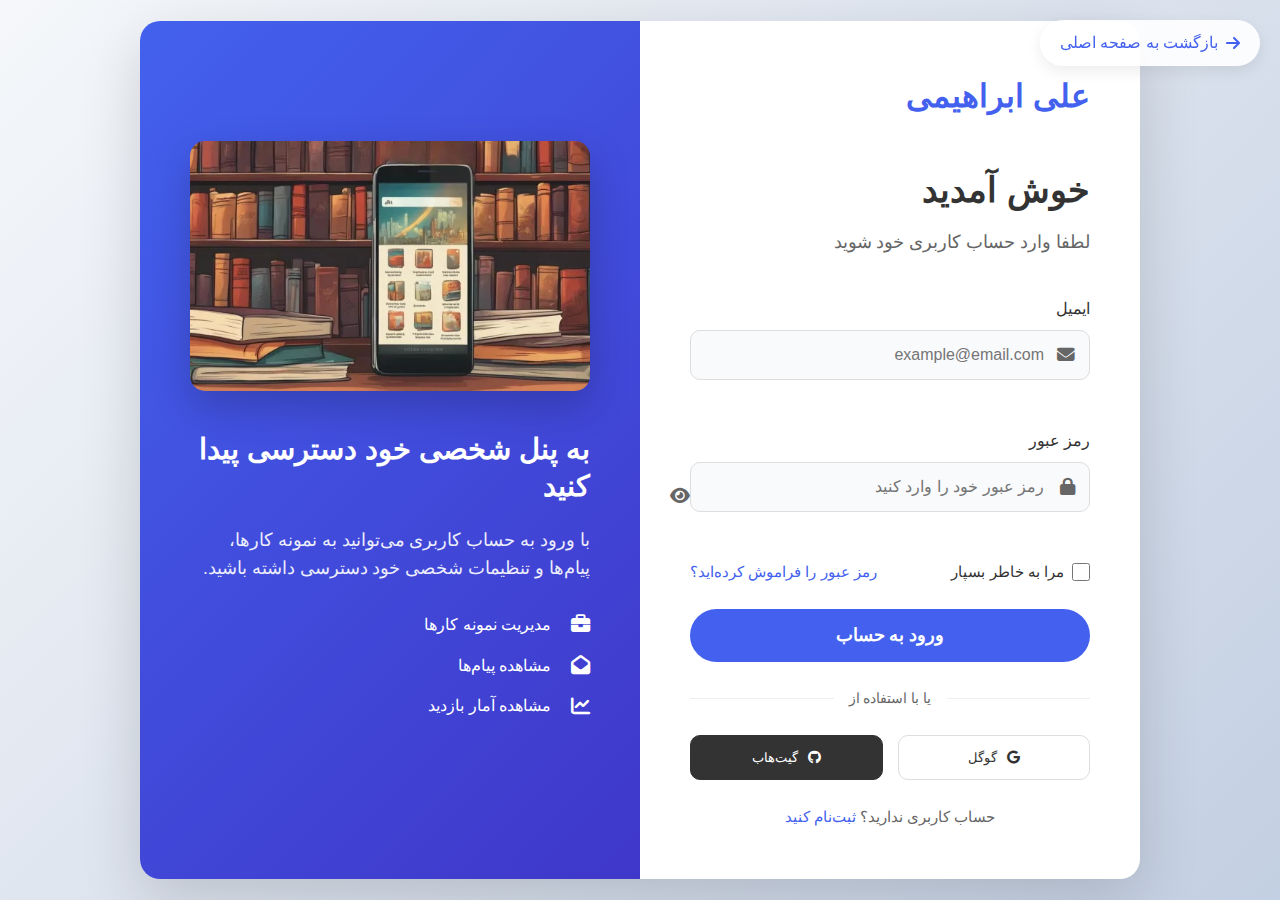
<file: account.html>
<!DOCTYPE html>
<html lang="fa" dir="rtl">
<head>
    <meta charset="UTF-8">
    <meta name="viewport" content="width=device-width, initial-scale=1.0">
    <title>حساب کاربری | علی ابراهیمی</title>
    <link rel="stylesheet" href="https://cdnjs.cloudflare.com/ajax/libs/font-awesome/6.4.0/css/all.min.css">
    <link rel="stylesheet" href="style.css">
    <link rel="stylesheet" href="auth.css">
    <!-- آیکون‌های اصلی برای مرورگرها -->
<link rel="icon" type="image/png" sizes="32x32" href="./asli.png">
<link rel="icon" type="image/png" sizes="16x16" href="./asli.png">
<link rel="shortcut icon" href="./asli.png">

<!-- برای دستگاه‌های اپل (آیکون وقتی سایت رو به صفحه اصلی اضافه می‌کنن) -->
<link rel="apple-touch-icon" sizes="180x180" href="./asli.png">

<!-- اگه مرورگر از webmanifest پشتیبانی می‌کنه (اختیاری) -->
<link rel="manifest" href="./asli.png">
    <style>
        .account-container {
            max-width: 800px;
            margin: 100px auto;
            background: white;
            padding: 40px;
            border-radius: 20px;
            box-shadow: var(--shadow);
        }
        .account-info p {
            margin: 15px 0;
            font-size: 1.1rem;
        }
        .password-field {
            display: flex;
            align-items: center;
            gap: 10px;
        }
        .password-field input {
            border: none;
            background: transparent;
            font-size: 1.1rem;
            flex: 1;
        }
        .toggle-password-account {
            background: none;
            border: none;
            color: var(--primary-color);
            cursor: pointer;
            font-size: 1.2rem;
        }
        .btn-logout {
            background-color: #dc3545;
            color: white;
            border: none;
            padding: 10px 25px;
            border-radius: 50px;
            cursor: pointer;
            font-size: 1rem;
            margin-top: 20px;
        }
        .btn-logout:hover {
            background-color: #c82333;
        }
        .messages-section {
            margin-top: 40px;
            border-top: 2px solid #eee;
            padding-top: 20px;
        }
        .message-item {
            border: 1px solid #ddd;
            padding: 15px;
            margin-bottom: 15px;
            border-radius: 5px;
            background: #f9f9f9;
        }
        .message-header {
            display: flex;
            justify-content: space-between;
            margin-bottom: 5px;
            font-weight: bold;
        }
        .message-reply {
            margin-top: 10px;
            background: #e9ecef;
            padding: 10px;
            border-radius: 5px;
        }
    </style>
</head>
<body class="auth-page">
    <a href="index.html" class="back-to-home"><i class="fas fa-arrow-right"></i> بازگشت به صفحه اصلی</a>
    <div class="account-container">
        <h1 class="auth-title">حساب کاربری</h1>
        <div id="accountInfo" class="account-info">
            <!-- اطلاعات توسط js پر می‌شود -->
        </div>
        <button id="logoutBtn" class="btn-logout">خروج از حساب</button>

        <div class="messages-section">
            <h2>پیام‌های ارسالی شما</h2>
            <div id="userMessages"></div>
        </div>
    </div>

    <script src="auth-system.js"></script>
    <script>
        document.addEventListener('DOMContentLoaded', function() {
            const user = auth.getCurrentUser();
            if (!user) {
                alert('لطفا ابتدا وارد شوید.');
                window.location.href = 'login.html';
                return;
            }

            // نمایش اطلاعات کاربری
            const accountInfo = document.getElementById('accountInfo');
            accountInfo.innerHTML = `
                <p><strong>نام:</strong> ${user.firstName} ${user.lastName}</p>
                <p><strong>ایمیل:</strong> ${user.email}</p>
                <p><strong>نقش:</strong> ${user.role === 'admin' ? 'مدیر' : 'کاربر عادی'}</p>
                <p><strong>تاریخ عضویت:</strong> ${new Date(user.createdAt).toLocaleDateString('fa-IR')}</p>
                <p><strong>رمز عبور:</strong> <span class="password-field">
                    <input type="password" id="passwordField" value="${user.password}" readonly>
                    <button class="toggle-password-account" id="togglePassword"><i class="fas fa-eye"></i></button>
                </span></p>
            `;

            document.getElementById('togglePassword').addEventListener('click', function() {
                const pwdField = document.getElementById('passwordField');
                const icon = this.querySelector('i');
                if (pwdField.type === 'password') {
                    pwdField.type = 'text';
                    icon.classList.remove('fa-eye');
                    icon.classList.add('fa-eye-slash');
                } else {
                    pwdField.type = 'password';
                    icon.classList.remove('fa-eye-slash');
                    icon.classList.add('fa-eye');
                }
            });

            document.getElementById('logoutBtn').addEventListener('click', function() {
                auth.logout();
                window.location.href = 'index.html';
            });

            // نمایش پیام‌های کاربر
            function renderUserMessages() {
                const messages = auth.getUserMessages(user.email);
                const container = document.getElementById('userMessages');
                if (messages.length === 0) {
                    container.innerHTML = '<p>شما هنوز پیامی ارسال نکرده‌اید.</p>';
                    return;
                }
                let html = '';
                messages.sort((a,b) => new Date(b.timestamp) - new Date(a.timestamp));
                messages.forEach(m => {
                    html += `
                        <div class="message-item">
                            <div class="message-header">
                                <span>موضوع: ${m.subject}</span>
                                <span>${new Date(m.timestamp).toLocaleDateString('fa-IR')}</span>
                            </div>
                            <div class="message-body">${m.message}</div>
                            ${m.replies && m.replies.length ? `
                                <div class="message-reply">
                                    <strong>پاسخ ادمین:</strong>
                                    ${m.replies.map(r => `<div>${r.text} <small>(${new Date(r.timestamp).toLocaleDateString('fa-IR')})</small></div>`).join('')}
                                </div>
                            ` : '<p style="color:#999;">هنوز پاسخی داده نشده است.</p>'}
                        </div>
                    `;
                });
                container.innerHTML = html;
            }

            renderUserMessages();
        });
    </script>
</body>
</html>
</file>
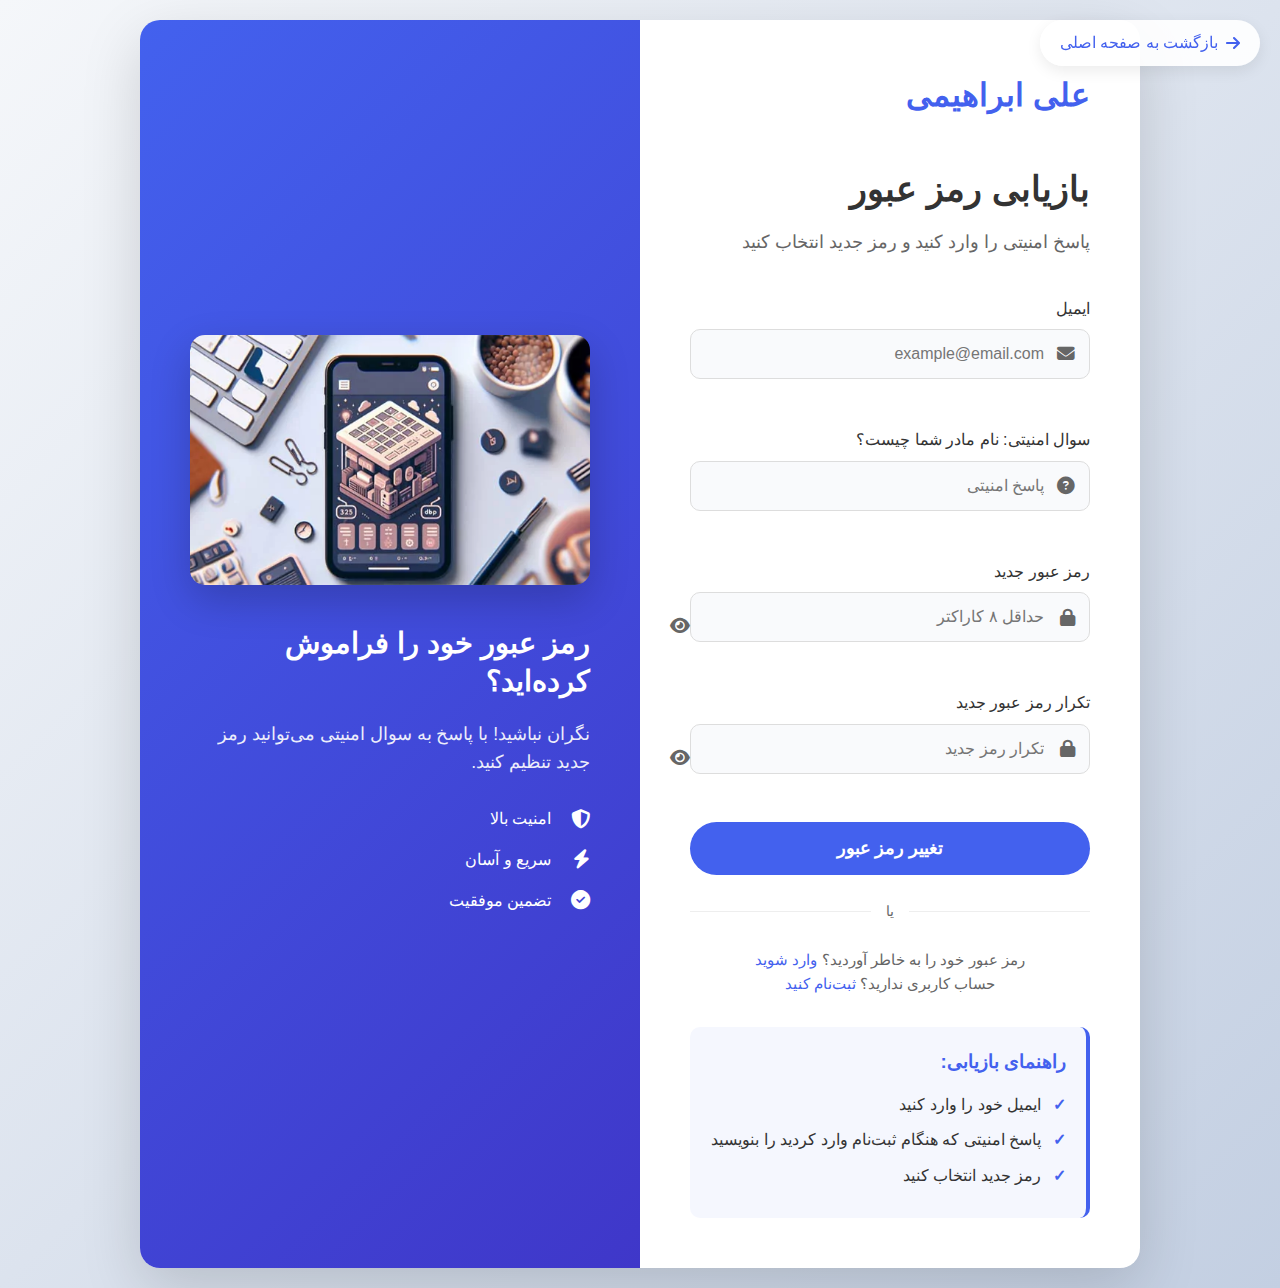
<file: forgot-password.html>
<!DOCTYPE html>
<html lang="fa" dir="rtl">
<head>
    <meta charset="UTF-8">
    <meta name="viewport" content="width=device-width, initial-scale=1.0">
    <title>بازیابی رمز عبور | علی ابراهیمی</title>
    <link rel="stylesheet" href="https://cdnjs.cloudflare.com/ajax/libs/font-awesome/6.4.0/css/all.min.css">
    <link rel="stylesheet" href="style.css">
    <link rel="stylesheet" href="auth.css">
   <!-- آیکون‌های اصلی برای مرورگرها -->
<link rel="icon" type="image/png" sizes="32x32" href="./asli.png">
<link rel="icon" type="image/png" sizes="16x16" href="./asli.png">
<link rel="shortcut icon" href="./asli.png">

<!-- برای دستگاه‌های اپل (آیکون وقتی سایت رو به صفحه اصلی اضافه می‌کنن) -->
<link rel="apple-touch-icon" sizes="180x180" href="./asli.png">

<!-- اگه مرورگر از webmanifest پشتیبانی می‌کنه (اختیاری) -->
<link rel="manifest" href="./asli.png">
</head>
<body class="auth-page">
    <a href="index.html" class="back-to-home"><i class="fas fa-arrow-right"></i> بازگشت به صفحه اصلی</a>
    <div class="auth-container">
        <div class="auth-wrapper">
            <div class="auth-left">
                <div class="auth-content">
                    <a href="index.html" class="auth-logo"><span class="logo-text">علی ابراهیمی</span></a>
                    <h1 class="auth-title">بازیابی رمز عبور</h1>
                    <p class="auth-subtitle">پاسخ امنیتی را وارد کنید و رمز جدید انتخاب کنید</p>
                    <form class="auth-form" id="forgotPasswordForm">
                        <div class="form-group">
                            <label for="email">ایمیل</label>
                            <div class="input-with-icon"><i class="fas fa-envelope"></i><input type="email" id="email" placeholder="example@email.com" required></div>
                            <div class="error-message" id="emailError"></div>
                        </div>
                        <div class="form-group">
                            <label for="securityAnswer">سوال امنیتی: نام مادر شما چیست؟</label>
                            <div class="input-with-icon"><i class="fas fa-question-circle"></i><input type="text" id="securityAnswer" placeholder="پاسخ امنیتی" required></div>
                            <div class="error-message" id="securityAnswerError"></div>
                        </div>
                        <div class="form-group">
                            <label for="newPassword">رمز عبور جدید</label>
                            <div class="input-with-icon">
                                <i class="fas fa-lock"></i>
                                <input type="password" id="newPassword" placeholder="حداقل ۸ کاراکتر" required>
                                <button type="button" class="toggle-password"><i class="fas fa-eye"></i></button>
                            </div>
                            <div class="error-message" id="newPasswordError"></div>
                        </div>
                        <div class="form-group">
                            <label for="confirmNewPassword">تکرار رمز عبور جدید</label>
                            <div class="input-with-icon">
                                <i class="fas fa-lock"></i>
                                <input type="password" id="confirmNewPassword" placeholder="تکرار رمز جدید" required>
                                <button type="button" class="toggle-password"><i class="fas fa-eye"></i></button>
                            </div>
                            <div class="error-message" id="confirmNewPasswordError"></div>
                        </div>
                        <button type="submit" class="btn btn-primary btn-auth">تغییر رمز عبور</button>
                        <div class="auth-divider"><span>یا</span></div>
                        <div class="auth-footer">
                            <p>رمز عبور خود را به خاطر آوردید؟ <a href="login.html">وارد شوید</a></p>
                            <p>حساب کاربری ندارید؟ <a href="signup.html">ثبت‌نام کنید</a></p>
                        </div>
                    </form>
                    <div class="password-reset-instructions"><h3>راهنمای بازیابی:</h3><ul><li>ایمیل خود را وارد کنید</li><li>پاسخ امنیتی که هنگام ثبت‌نام وارد کردید را بنویسید</li><li>رمز جدید انتخاب کنید</li></ul></div>
                </div>
            </div>
            <div class="auth-right">
                <div class="auth-hero">
                    <div class="auth-image"><img src="./6.jpg" alt="بازیابی رمز عبور"></div>
                    <div class="auth-hero-content"><h2>رمز عبور خود را فراموش کرده‌اید؟</h2><p>نگران نباشید! با پاسخ به سوال امنیتی می‌توانید رمز جدید تنظیم کنید.</p>
                        <div class="auth-features"><div class="feature"><i class="fas fa-shield-alt"></i><span>امنیت بالا</span></div><div class="feature"><i class="fas fa-bolt"></i><span>سریع و آسان</span></div><div class="feature"><i class="fas fa-check-circle"></i><span>تضمین موفقیت</span></div></div>
                    </div>
                </div>
            </div>
        </div>
    </div>
    <script src="auth-system.js"></script>
    <script>
        document.addEventListener('DOMContentLoaded', function() {
            const form = document.getElementById('forgotPasswordForm');
            const emailInput = document.getElementById('email');
            const securityAnswerInput = document.getElementById('securityAnswer');
            const newPasswordInput = document.getElementById('newPassword');
            const confirmNewPasswordInput = document.getElementById('confirmNewPassword');
            const emailError = document.getElementById('emailError');
            const securityAnswerError = document.getElementById('securityAnswerError');
            const newPasswordError = document.getElementById('newPasswordError');
            const confirmNewPasswordError = document.getElementById('confirmNewPasswordError');

            document.querySelectorAll('.toggle-password').forEach(btn => {
                btn.addEventListener('click', function() {
                    const input = this.parentElement.querySelector('input');
                    const icon = this.querySelector('i');
                    if (input.type === 'password') {
                        input.type = 'text';
                        icon.classList.remove('fa-eye');
                        icon.classList.add('fa-eye-slash');
                    } else {
                        input.type = 'password';
                        icon.classList.remove('fa-eye-slash');
                        icon.classList.add('fa-eye');
                    }
                });
            });

            function validateEmail(email) {
                return /^[^\s@]+@[^\s@]+\.[^\s@]+$/.test(email);
            }
            function validatePassword(pwd) {
                return pwd.length >= 8;
            }

            emailInput.addEventListener('input', function() {
                if (!validateEmail(this.value)) {
                    emailError.textContent = 'ایمیل معتبر وارد کنید';
                    this.style.borderColor = '#e74c3c';
                } else {
                    emailError.textContent = '';
                    this.style.borderColor = '#ddd';
                }
            });
            securityAnswerInput.addEventListener('input', function() {
                if (!this.value.trim()) {
                    securityAnswerError.textContent = 'پاسخ را وارد کنید';
                    this.style.borderColor = '#e74c3c';
                } else {
                    securityAnswerError.textContent = '';
                    this.style.borderColor = '#ddd';
                }
            });
            newPasswordInput.addEventListener('input', function() {
                if (!validatePassword(this.value)) {
                    newPasswordError.textContent = 'حداقل ۸ کاراکتر';
                    this.style.borderColor = '#e74c3c';
                } else {
                    newPasswordError.textContent = '';
                    this.style.borderColor = '#ddd';
                }
                if (confirmNewPasswordInput.value && this.value !== confirmNewPasswordInput.value) {
                    confirmNewPasswordError.textContent = 'رمز عبور و تکرار یکسان نیستند';
                    confirmNewPasswordInput.style.borderColor = '#e74c3c';
                } else {
                    confirmNewPasswordError.textContent = '';
                    confirmNewPasswordInput.style.borderColor = '#ddd';
                }
            });
            confirmNewPasswordInput.addEventListener('input', function() {
                if (newPasswordInput.value !== this.value) {
                    confirmNewPasswordError.textContent = 'رمز عبور و تکرار یکسان نیستند';
                    this.style.borderColor = '#e74c3c';
                } else {
                    confirmNewPasswordError.textContent = '';
                    this.style.borderColor = '#ddd';
                }
            });

            form.addEventListener('submit', function(e) {
                e.preventDefault();
                const email = emailInput.value.trim();
                const answer = securityAnswerInput.value.trim();
                const newPass = newPasswordInput.value;
                const confirmNew = confirmNewPasswordInput.value;

                let valid = true;
                if (!validateEmail(email)) { emailError.textContent = 'ایمیل معتبر وارد کنید'; emailInput.style.borderColor = '#e74c3c'; valid = false; }
                if (!answer) { securityAnswerError.textContent = 'پاسخ را وارد کنید'; securityAnswerInput.style.borderColor = '#e74c3c'; valid = false; }
                if (!validatePassword(newPass)) { newPasswordError.textContent = 'حداقل ۸ کاراکتر'; newPasswordInput.style.borderColor = '#e74c3c'; valid = false; }
                if (newPass !== confirmNew) { confirmNewPasswordError.textContent = 'یکسان نیستند'; confirmNewPasswordInput.style.borderColor = '#e74c3c'; valid = false; }

                if (valid) {
                    const btn = form.querySelector('button[type="submit"]');
                    btn.disabled = true;
                    btn.textContent = 'در حال پردازش...';
                    const result = auth.forgotPassword(email, answer, newPass);
                    setTimeout(() => {
                        if (result.success) {
                            alert('رمز عبور با موفقیت تغییر کرد. اکنون وارد شوید.');
                            window.location.href = 'login.html';
                        } else {
                            alert(result.message);
                            btn.disabled = false;
                            btn.textContent = 'تغییر رمز عبور';
                        }
                    }, 1000);
                }
            });
        });
    </script>
</body>
</html>
</file>
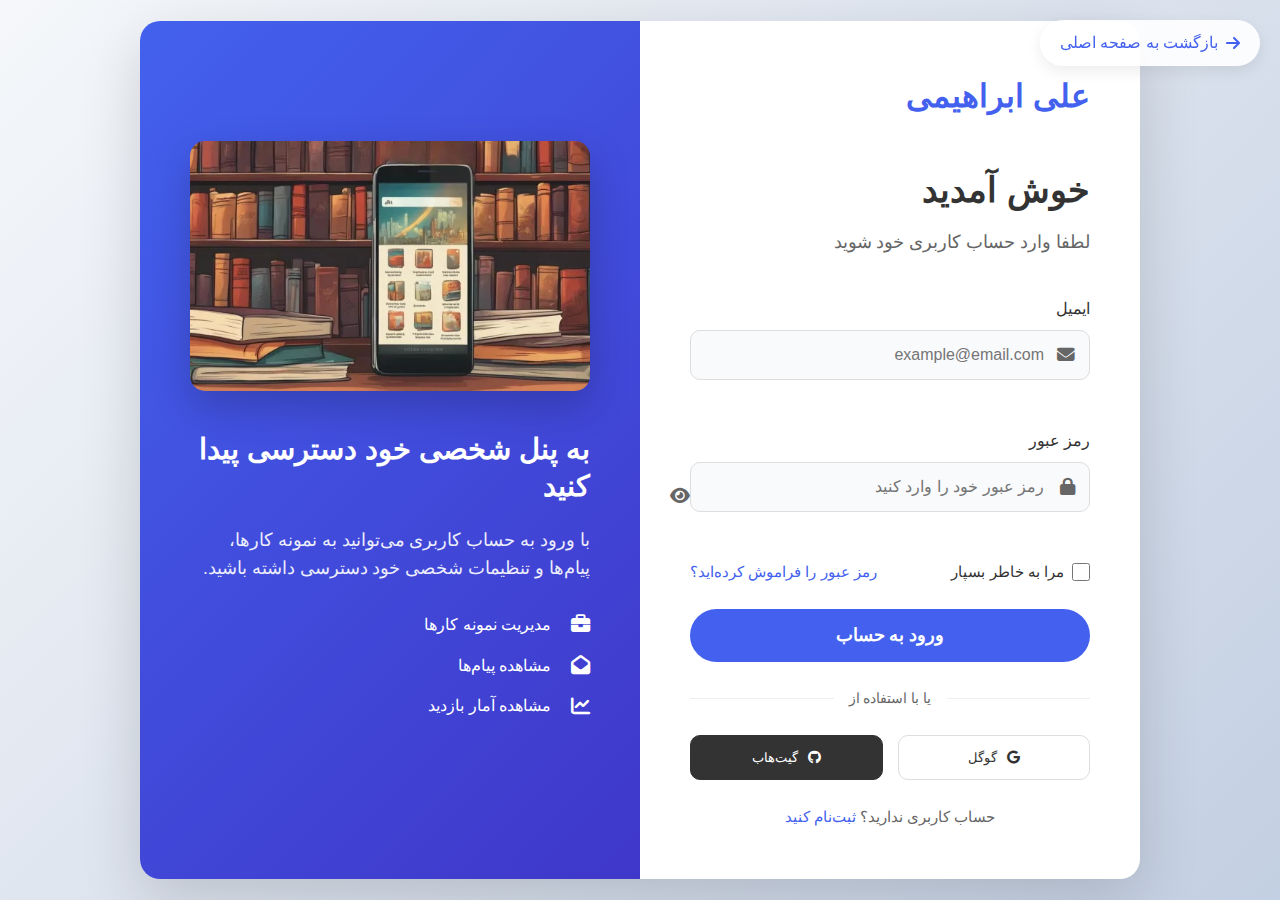
<file: login.html>
<!DOCTYPE html>
<html lang="fa" dir="rtl">
<head>
    <meta charset="UTF-8">
    <meta name="viewport" content="width=device-width, initial-scale=1.0">
    <title>ورود | علی ابراهیمی</title>
    <link rel="stylesheet" href="https://cdnjs.cloudflare.com/ajax/libs/font-awesome/6.4.0/css/all.min.css">
    <link rel="stylesheet" href="style.css">
    <link rel="stylesheet" href="auth.css">
   <!-- آیکون‌های اصلی برای مرورگرها -->
<link rel="icon" type="image/png" sizes="32x32" href="./asli.png">
<link rel="icon" type="image/png" sizes="16x16" href="./asli.png">
<link rel="shortcut icon" href="./asli.png">

<!-- برای دستگاه‌های اپل (آیکون وقتی سایت رو به صفحه اصلی اضافه می‌کنن) -->
<link rel="apple-touch-icon" sizes="180x180" href="./asli.png">

<!-- اگه مرورگر از webmanifest پشتیبانی می‌کنه (اختیاری) -->
<link rel="manifest" href="./asli.png">
</head>
<body class="auth-page">
    <a href="index.html" class="back-to-home"><i class="fas fa-arrow-right"></i> بازگشت به صفحه اصلی</a>
    <div class="auth-container">
        <div class="auth-wrapper">
            <div class="auth-left">
                <div class="auth-content">
                    <a href="index.html" class="auth-logo"><span class="logo-text">علی ابراهیمی</span></a>
                    <h1 class="auth-title">خوش آمدید</h1>
                    <p class="auth-subtitle">لطفا وارد حساب کاربری خود شوید</p>
                    <form class="auth-form" id="loginForm">
                        <div class="form-group">
                            <label for="email">ایمیل</label>
                            <div class="input-with-icon"><i class="fas fa-envelope"></i><input type="email" id="email" placeholder="example@email.com" required></div>
                            <div class="error-message" id="emailError"></div>
                        </div>
                      <div class="form-group">
    <label for="password">رمز عبور</label>
    <div class="input-with-icon">
        <i class="fas fa-lock"></i>
        <input type="password" id="password" placeholder="رمز عبور خود را وارد کنید" required>
        <button type="button" class="toggle-password"><i class="fas fa-eye"></i></button>
    </div>
    <div class="error-message" id="passwordError"></div>
</div>
                        <div class="form-options">
                            <div class="remember-me"><input type="checkbox" id="remember"><label for="remember">مرا به خاطر بسپار</label></div>
                            <a href="forgot-password.html" class="forgot-password">رمز عبور را فراموش کرده‌اید؟</a>
                        </div>
                        <button type="submit" class="btn btn-primary btn-auth">ورود به حساب</button>
                        <div class="auth-divider"><span>یا با استفاده از</span></div>
                        <div class="social-login">
                            <button type="button" class="btn-social google"><i class="fab fa-google"></i> گوگل</button>
                            <button type="button" class="btn-social github"><i class="fab fa-github"></i> گیت‌هاب</button>
                        </div>
                        <div class="auth-footer">حساب کاربری ندارید؟ <a href="signup.html">ثبت‌نام کنید</a></div>
                    </form>
                </div>
            </div>
            <div class="auth-right">
                <div class="auth-hero">
                    <div class="auth-image"><img src="./5.jpg" alt="ورود"></div>
                    <div class="auth-hero-content"><h2>به پنل شخصی خود دسترسی پیدا کنید</h2><p>با ورود به حساب کاربری می‌توانید به نمونه کارها، پیام‌ها و تنظیمات شخصی خود دسترسی داشته باشید.</p>
                        <div class="auth-features"><div class="feature"><i class="fas fa-briefcase"></i><span>مدیریت نمونه کارها</span></div><div class="feature"><i class="fas fa-envelope-open"></i><span>مشاهده پیام‌ها</span></div><div class="feature"><i class="fas fa-chart-line"></i><span>مشاهده آمار بازدید</span></div></div>
                    </div>
                </div>
            </div>
        </div>
    </div>
    <script src="auth-system.js"></script>
    <script src="auth.js"></script>
</body>
</html>
</file>
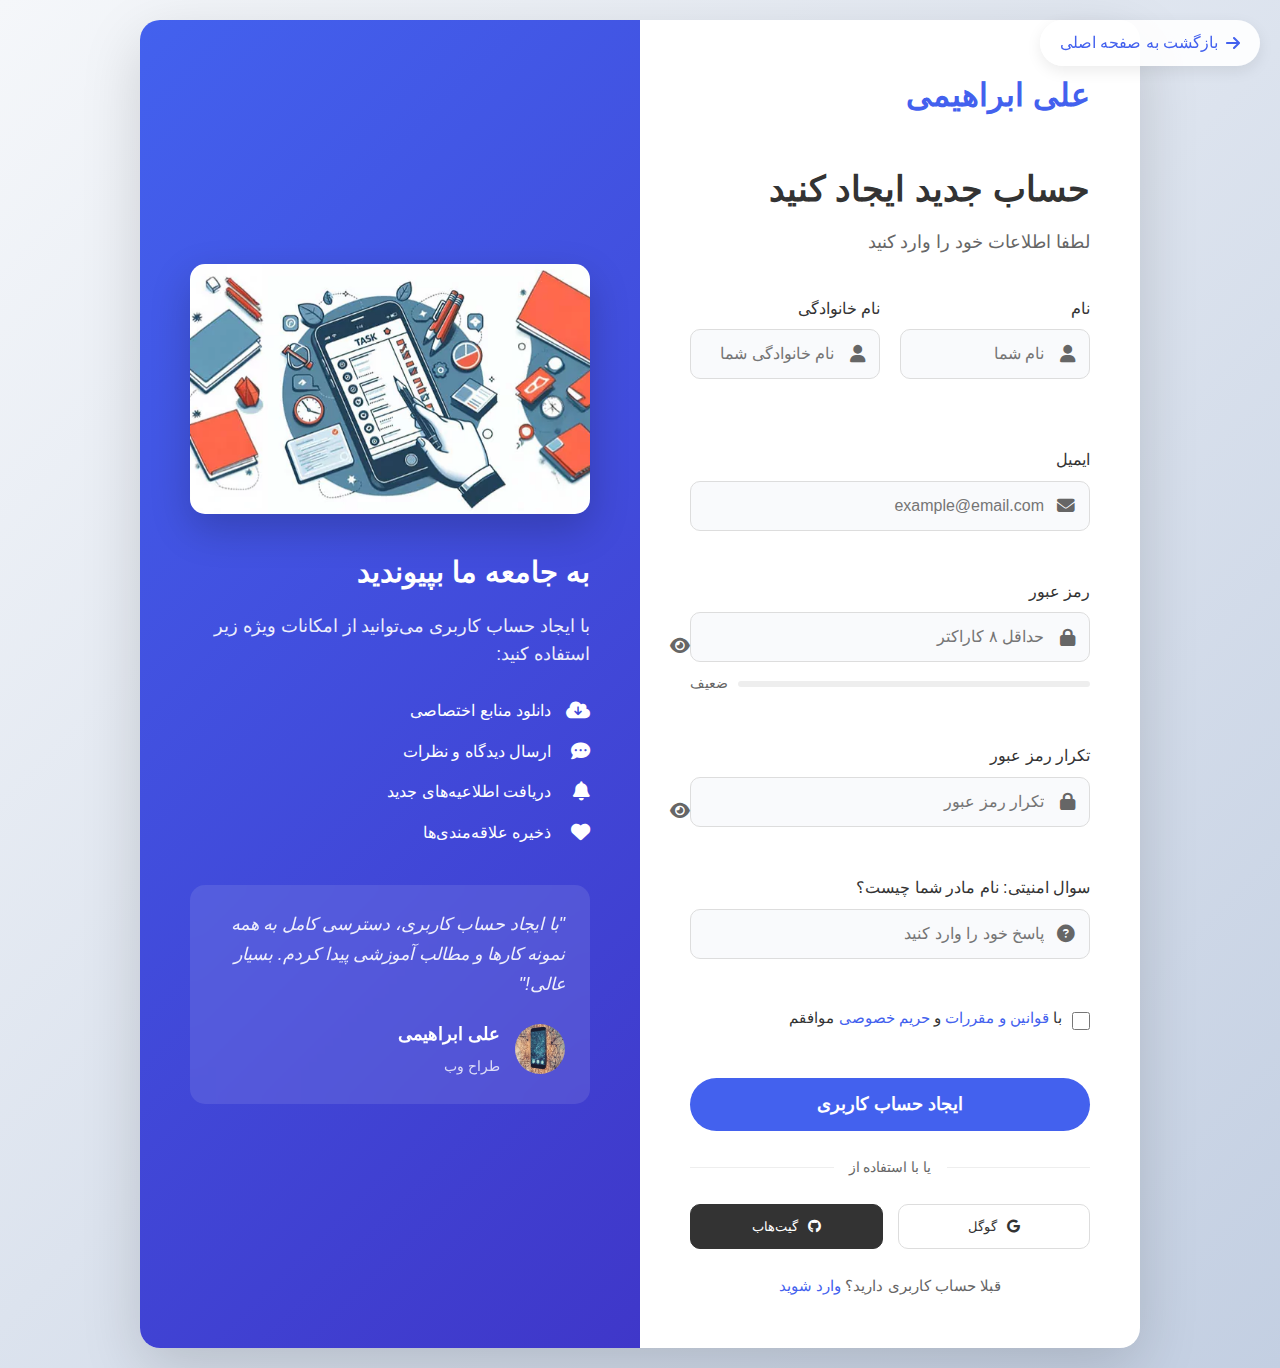
<file: signup.html>
<!DOCTYPE html>
<html lang="fa" dir="rtl">
<head>
    <meta charset="UTF-8">
    <meta name="viewport" content="width=device-width, initial-scale=1.0">
    <title>ثبت‌نام | علی ابراهیمی</title>
    <link rel="stylesheet" href="https://cdnjs.cloudflare.com/ajax/libs/font-awesome/6.4.0/css/all.min.css">
    <link rel="stylesheet" href="style.css">
    <link rel="stylesheet" href="auth.css">
    <link rel="icon" type="image/png" href="./asli.png">
    <link rel="shortcut icon" href="./asli.png" type="image/x-icon">
</head>
<body class="auth-page">
    <a href="index.html" class="back-to-home"><i class="fas fa-arrow-right"></i> بازگشت به صفحه اصلی</a>
    <div class="auth-container">
        <div class="auth-wrapper">
            <div class="auth-left">
                <div class="auth-content">
                    <a href="index.html" class="auth-logo"><span class="logo-text">علی ابراهیمی</span></a>
                    <h1 class="auth-title">حساب جدید ایجاد کنید</h1>
                    <p class="auth-subtitle">لطفا اطلاعات خود را وارد کنید</p>
                    <form class="auth-form" id="signupForm">
                        <div class="form-row">
                            <div class="form-group half">
                                <label for="firstName">نام</label>
                                <div class="input-with-icon"><i class="fas fa-user"></i><input type="text" id="firstName" placeholder="نام شما" required></div>
                                <div class="error-message" id="firstNameError"></div>
                            </div>
                            <div class="form-group half">
                                <label for="lastName">نام خانوادگی</label>
                                <div class="input-with-icon"><i class="fas fa-user"></i><input type="text" id="lastName" placeholder="نام خانوادگی شما" required></div>
                                <div class="error-message" id="lastNameError"></div>
                            </div>
                        </div>
                        <div class="form-group">
                            <label for="email">ایمیل</label>
                            <div class="input-with-icon"><i class="fas fa-envelope"></i><input type="email" id="email" placeholder="example@email.com" required></div>
                            <div class="error-message" id="emailError"></div>
                        </div>
                        <div class="form-group">
                            <label for="password">رمز عبور</label>
                            <div class="input-with-icon">
                                <i class="fas fa-lock"></i>
                                <input type="password" id="password" placeholder="حداقل ۸ کاراکتر" required>
                                <button type="button" class="toggle-password"><i class="fas fa-eye"></i></button>
                            </div>
                            <div class="password-strength"><div class="strength-bar"><div class="strength-fill" id="passwordStrength"></div></div><span class="strength-text" id="passwordStrengthText">ضعیف</span></div>
                            <div class="error-message" id="passwordError"></div>
                        </div>
                        <div class="form-group">
                            <label for="confirmPassword">تکرار رمز عبور</label>
                            <div class="input-with-icon">
                                <i class="fas fa-lock"></i>
                                <input type="password" id="confirmPassword" placeholder="تکرار رمز عبور" required>
                                <button type="button" class="toggle-password"><i class="fas fa-eye"></i></button>
                            </div>
                            <div class="error-message" id="confirmPasswordError"></div>
                        </div>
                        <div class="form-group">
                            <label for="securityAnswer">سوال امنیتی: نام مادر شما چیست؟</label>
                            <div class="input-with-icon"><i class="fas fa-question-circle"></i><input type="text" id="securityAnswer" placeholder="پاسخ خود را وارد کنید" required></div>
                            <div class="error-message" id="securityAnswerError"></div>
                        </div>
                        <div class="form-group">
                            <div class="terms-agreement"><input type="checkbox" id="terms" required><label for="terms">با <a href="#" class="terms-link">قوانین و مقررات</a> و <a href="#" class="terms-link">حریم خصوصی</a> موافقم</label></div>
                            <div class="error-message" id="termsError"></div>
                        </div>
                        <button type="submit" class="btn btn-primary btn-auth">ایجاد حساب کاربری</button>
                        <div class="auth-divider"><span>یا با استفاده از</span></div>
                        <div class="social-login">
                            <button type="button" class="btn-social google"><i class="fab fa-google"></i> گوگل</button>
                            <button type="button" class="btn-social github"><i class="fab fa-github"></i> گیت‌هاب</button>
                        </div>
                        <div class="auth-footer">قبلا حساب کاربری دارید؟ <a href="login.html">وارد شوید</a></div>
                    </form>
                </div>
            </div>
            <div class="auth-right">
                <div class="auth-hero">
                    <div class="auth-image"><img src="./8.jpg" alt="ثبت‌نام"></div>
                    <div class="auth-hero-content"><h2>به جامعه ما بپیوندید</h2><p>با ایجاد حساب کاربری می‌توانید از امکانات ویژه زیر استفاده کنید:</p>
                        <div class="auth-features"><div class="feature"><i class="fas fa-cloud-download-alt"></i><span>دانلود منابع اختصاصی</span></div><div class="feature"><i class="fas fa-comment-dots"></i><span>ارسال دیدگاه و نظرات</span></div><div class="feature"><i class="fas fa-bell"></i><span>دریافت اطلاعیه‌های جدید</span></div><div class="feature"><i class="fas fa-heart"></i><span>ذخیره علاقه‌مندی‌ها</span></div></div>
                        <div class="testimonial"><div class="testimonial-content"><p>"با ایجاد حساب کاربری، دسترسی کامل به همه نمونه کارها و مطالب آموزشی پیدا کردم. بسیار عالی!"</p></div><div class="testimonial-author"><div class="author-avatar"><img src="./7.jpg" alt="کاربر"></div><div class="author-info"><h4>علی ابراهیمی</h4><span>طراح وب</span></div></div></div>
                    </div>
                </div>
            </div>
        </div>
    </div>
    <script src="auth-system.js"></script>
    <script src="auth.js"></script>
</body>
</html>
</file>
<file: style.css>
/* استایل کلی و ریست */
* {
    margin: 0;
    padding: 0;
    box-sizing: border-box;
}

:root {
    --primary-color: #4361ee;
    --secondary-color: #3f37c9;
    --accent-color: #4cc9f0;
    --text-color: #333;
    --light-text: #666;
    --bg-color: #f8f9fa;
    --card-bg: #fff;
    --shadow: 0 5px 15px rgba(0, 0, 0, 0.08);
    --transition: all 0.3s ease;
}

body {
    font-family: 'Vazirmatn', 'Poppins', sans-serif;
    line-height: 1.6;
    color: var(--text-color);
    background-color: var(--bg-color);
    direction: rtl;
    overflow-x: hidden;
}

.container {
    width: 100%;
    max-width: 1200px;
    margin: 0 auto;
    padding: 0 20px;
}

section {
    padding: 80px 0;
}

.highlight {
    color: var(--primary-color);
}

.section-title {
    font-size: 2.5rem;
    text-align: center;
    margin-bottom: 50px;
    position: relative;
}

.section-title::after {
    content: '';
    position: absolute;
    bottom: -10px;
    right: 50%;
    transform: translateX(50%);
    width: 70px;
    height: 4px;
    background: var(--primary-color);
    border-radius: 2px;
}

.btn {
    display: inline-block;
    padding: 12px 30px;
    border-radius: 50px;
    text-decoration: none;
    font-weight: 600;
    font-size: 1rem;
    transition: var(--transition);
    cursor: pointer;
    border: none;
    font-family: inherit;
}

.btn-primary {
    background-color: var(--primary-color);
    color: white;
}

.btn-primary:hover {
    background-color: var(--secondary-color);
    transform: translateY(-3px);
    box-shadow: var(--shadow);
}

.btn-secondary {
    background-color: transparent;
    color: var(--primary-color);
    border: 2px solid var(--primary-color);
}

.btn-secondary:hover {
    background-color: var(--primary-color);
    color: white;
    transform: translateY(-3px);
    box-shadow: var(--shadow);
}

/* ناوبری */
.navbar {
    position: fixed;
    top: 0;
    right: 0;
    width: 100%;
    background-color: rgba(255, 255, 255, 0.95);
    box-shadow: 0 2px 10px rgba(0, 0, 0, 0.1);
    z-index: 1000;
    padding: 15px 0;
    transition: var(--transition);
}

.navbar .container {
    display: flex;
    justify-content: space-between;
    align-items: center;
}

.logo {
    font-size: 1.8rem;
    font-weight: 700;
    color: var(--primary-color);
    text-decoration: none;
}

.nav-links {
    display: flex;
    list-style: none;
    align-items: center;
}

.nav-links li {
    margin-right: 25px;
}

.nav-links a {
    text-decoration: none;
    color: var(--text-color);
    font-weight: 500;
    transition: var(--transition);
    position: relative;
}

.nav-links a:hover {
    color: var(--primary-color);
}

.nav-links a::after {
    content: '';
    position: absolute;
    bottom: -5px;
    right: 0;
    width: 0;
    height: 2px;
    background-color: var(--primary-color);
    transition: var(--transition);
}

.nav-links a:hover::after {
    width: 100%;
}

.nav-auth {
    display: flex;
    gap: 10px;
    margin-right: 0;
}

.nav-login {
    padding: 8px 20px;
    border-radius: 50px;
    color: var(--primary-color);
    border: 1px solid var(--primary-color);
}

.nav-login:hover {
    background-color: rgba(67, 97, 238, 0.1);
}

.nav-signup {
    padding: 8px 20px;
    border-radius: 50px;
    background-color: var(--primary-color);
    color: white;
}

.nav-signup:hover {
    background-color: var(--secondary-color);
}

.user-greeting {
    color: var(--primary-color);
    font-weight: 600;
    margin-left: 5px;
}

.menu-toggle {
    display: none;
    background: none;
    border: none;
    font-size: 1.5rem;
    color: var(--primary-color);
    cursor: pointer;
}

/* بخش هوم */
.hero {
    padding-top: 150px;
    padding-bottom: 100px;
    overflow: hidden;
}

.hero-content {
    display: flex;
    align-items: center;
    justify-content: space-between;
    gap: 50px;
}

.hero-text {
    flex: 1;
}

.hero-title {
    font-size: 3rem;
    margin-bottom: 15px;
    line-height: 1.2;
}

.hero-subtitle {
    font-size: 1.5rem;
    color: var(--light-text);
    margin-bottom: 20px;
}

.hero-desc {
    font-size: 1.1rem;
    margin-bottom: 30px;
    color: var(--light-text);
    max-width: 600px;
}

.hero-buttons {
    display: flex;
    gap: 15px;
    flex-wrap: wrap;
}

.hero-image {
    flex: 1;
    display: flex;
    justify-content: center;
}

.image-container {
    width: 350px;
    height: 350px;
    border-radius: 50%;
    overflow: hidden;
    position: relative;
    box-shadow: var(--shadow);
}

.image-container img {
    width: 100%;
    height: 100%;
    object-fit: cover;
}

.image-overlay {
    position: absolute;
    top: 0;
    right: 0;
    width: 100%;
    height: 100%;
    background: linear-gradient(45deg, rgba(67, 97, 238, 0.3), rgba(76, 201, 240, 0.3));
}

/* بخش درباره من */
.about-content {
    display: flex;
    align-items: center;
    gap: 50px;
}

.about-text {
    flex: 2;
}

.about-text p {
    margin-bottom: 20px;
    font-size: 1.1rem;
    line-height: 1.8;
}

.about-stats {
    flex: 1;
    display: grid;
    grid-template-columns: repeat(2, 1fr);
    gap: 30px;
}

.stat-item {
    text-align: center;
    padding: 25px 15px;
    background-color: var(--card-bg);
    border-radius: 10px;
    box-shadow: var(--shadow);
    transition: var(--transition);
}

.stat-item:hover {
    transform: translateY(-10px);
}

.stat-number {
    font-size: 2.5rem;
    font-weight: 700;
    color: var(--primary-color);
    margin-bottom: 5px;
}

.stat-text {
    font-size: 1rem;
    color: var(--light-text);
}

/* بخش مهارت‌ها */
.skills-content {
    text-align: center;
}

.skills-text {
    max-width: 700px;
    margin: 0 auto 50px;
    font-size: 1.1rem;
    color: var(--light-text);
}

.skills-grid {
    display: grid;
    grid-template-columns: repeat(auto-fill, minmax(300px, 1fr));
    gap: 30px;
}

.skill-item {
    background-color: var(--card-bg);
    padding: 30px;
    border-radius: 10px;
    box-shadow: var(--shadow);
    transition: var(--transition);
    text-align: center;
}

.skill-item:hover {
    transform: translateY(-10px);
}

.skill-icon {
    font-size: 3rem;
    color: var(--primary-color);
    margin-bottom: 20px;
}

.skill-item h3 {
    font-size: 1.5rem;
    margin-bottom: 15px;
}

.skill-item p {
    color: var(--light-text);
    line-height: 1.6;
}

/* بخش نمونه کارها */
.portfolio-filter {
    display: flex;
    justify-content: center;
    gap: 15px;
    margin-bottom: 40px;
    flex-wrap: wrap;
}

.filter-btn {
    padding: 8px 20px;
    background-color: transparent;
    border: 2px solid #ddd;
    border-radius: 50px;
    color: var(--light-text);
    font-weight: 500;
    cursor: pointer;
    transition: var(--transition);
}

.filter-btn.active, .filter-btn:hover {
    background-color: var(--primary-color);
    color: white;
    border-color: var(--primary-color);
}

.portfolio-grid {
    display: grid;
    grid-template-columns: repeat(auto-fill, minmax(300px, 1fr));
    gap: 30px;
}

.portfolio-item {
    background-color: var(--card-bg);
    border-radius: 10px;
    overflow: hidden;
    box-shadow: var(--shadow);
    transition: var(--transition);
}

.portfolio-item:hover {
    transform: translateY(-10px);
}

.portfolio-img {
    height: 220px;
    overflow: hidden;
}

.portfolio-img img {
    width: 100%;
    height: 100%;
    object-fit: cover;
    transition: var(--transition);
}

.portfolio-item:hover .portfolio-img img {
    transform: scale(1.1);
}

.portfolio-info {
    padding: 25px;
}

.portfolio-info h3 {
    font-size: 1.3rem;
    margin-bottom: 10px;
}

.portfolio-info p {
    color: var(--light-text);
}

/* بخش تماس */
.contact-content {
    display: flex;
    gap: 50px;
}

.contact-info {
    flex: 1;
}

.contact-item {
    display: flex;
    align-items: center;
    margin-bottom: 30px;
    background-color: var(--card-bg);
    padding: 25px;
    border-radius: 10px;
    box-shadow: var(--shadow);
}

.contact-icon {
    width: 60px;
    height: 60px;
    background-color: rgba(67, 97, 238, 0.1);
    border-radius: 50%;
    display: flex;
    align-items: center;
    justify-content: center;
    margin-left: 20px;
    font-size: 1.5rem;
    color: var(--primary-color);
}

.contact-text h3 {
    font-size: 1.3rem;
    margin-bottom: 5px;
}

.contact-text p {
    color: var(--light-text);
}

.social-links {
    display: flex;
    gap: 15px;
    margin-top: 30px;
}

.social-links a {
    display: inline-flex;
    align-items: center;
    justify-content: center;
    width: 45px;
    height: 45px;
    background-color: var(--primary-color);
    color: white;
    border-radius: 50%;
    font-size: 1.2rem;
    transition: var(--transition);
}

.social-links a:hover {
    background-color: var(--secondary-color);
    transform: translateY(-5px);
}

.contact-form {
    flex: 1;
    background-color: var(--card-bg);
    padding: 40px;
    border-radius: 10px;
    box-shadow: var(--shadow);
}

.form-group {
    margin-bottom: 25px;
}

.form-group input,
.form-group textarea {
    width: 100%;
    padding: 15px;
    border: 1px solid #ddd;
    border-radius: 8px;
    font-family: inherit;
    font-size: 1rem;
    transition: var(--transition);
}

.form-group input:focus,
.form-group textarea:focus {
    outline: none;
    border-color: var(--primary-color);
    box-shadow: 0 0 0 3px rgba(67, 97, 238, 0.2);
}

.form-group textarea {
    resize: vertical;
    min-height: 150px;
}

/* فوتر */
.footer {
    background-color: #1a1a2e;
    color: white;
    padding: 60px 0 30px;
}

.footer-content {
    text-align: center;
}

.footer-logo {
    font-size: 2rem;
    font-weight: 700;
    color: white;
    margin-bottom: 20px;
}

.footer-text {
    max-width: 600px;
    margin: 0 auto 30px;
    color: #aaa;
    font-size: 1.1rem;
}

.footer-links {
    display: flex;
    justify-content: center;
    gap: 25px;
    margin-bottom: 40px;
    flex-wrap: wrap;
}

.footer-links a {
    color: #aaa;
    text-decoration: none;
    transition: var(--transition);
}

.footer-links a:hover {
    color: white;
}

.copyright {
    color: #777;
    font-size: 0.9rem;
    padding-top: 30px;
    border-top: 1px solid #333;
}

/* بخش نظرات */
.comments-section {
    padding: 60px 0;
    background-color: var(--bg-color);
}

.comment-form {
    background: var(--card-bg);
    padding: 30px;
    border-radius: 10px;
    margin-bottom: 40px;
    box-shadow: var(--shadow);
}

.comment-form h3 {
    margin-bottom: 20px;
    color: var(--primary-color);
}

.comments-list {
    margin-bottom: 20px;
}

.comment-item {
    background: var(--card-bg);
    padding: 20px;
    border-radius: 10px;
    margin-bottom: 20px;
    box-shadow: var(--shadow);
}

.comment-header {
    display: flex;
    align-items: center;
    gap: 15px;
    margin-bottom: 10px;
    flex-wrap: wrap;
}

.comment-email {
    color: var(--light-text);
    font-size: 0.9rem;
}

.comment-date {
    color: var(--light-text);
    font-size: 0.8rem;
}

.comment-body {
    margin: 10px 0;
    line-height: 1.6;
}

.comment-replies {
    margin-top: 15px;
    margin-right: 30px;
    padding-right: 15px;
    border-right: 3px solid var(--primary-color);
}

.reply-item {
    background-color: rgba(67, 97, 238, 0.05);
    padding: 10px;
    border-radius: 5px;
    margin-top: 10px;
}

.reply-date {
    color: var(--light-text);
    font-size: 0.7rem;
    margin-right: 10px;
}

.comment-admin-actions {
    margin-top: 15px;
    display: flex;
    gap: 10px;
}

.btn-reply, .btn-delete-comment {
    padding: 5px 15px;
    border: none;
    border-radius: 5px;
    cursor: pointer;
    background-color: var(--primary-color);
    color: white;
    font-size: 0.9rem;
}

.btn-delete-comment {
    background-color: #dc3545;
}

.pagination {
    display: flex;
    justify-content: center;
    gap: 10px;
    margin-top: 20px;
}

.page-btn {
    padding: 8px 15px;
    border: 1px solid #ddd;
    background: white;
    border-radius: 5px;
    cursor: pointer;
}

.page-btn.active {
    background: var(--primary-color);
    color: white;
    border-color: var(--primary-color);
}

/* رسپانسیو */
@media (max-width: 992px) {
    .hero-content {
        flex-direction: column;
        text-align: center;
    }
    .hero-buttons {
        justify-content: center;
    }
    .about-content {
        flex-direction: column;
    }
    .contact-content {
        flex-direction: column;
    }
    .hero-title {
        font-size: 2.5rem;
    }
    .section-title {
        font-size: 2.2rem;
    }
}

@media (max-width: 768px) {
    .nav-links {
        position: fixed;
        top: 70px;
        right: -100%;
        flex-direction: column;
        background-color: white;
        width: 100%;
        height: calc(100vh - 70px);
        text-align: center;
        box-shadow: 0 10px 15px rgba(0, 0, 0, 0.1);
        padding: 20px 0;
        transition: var(--transition);
        z-index: 999;
        overflow-y: auto;
    }
    .nav-links.active {
        right: 0;
    }
    .nav-links li {
        margin: 15px 0;
        width: 100%;
    }
    .nav-links a {
        display: block;
        padding: 15px;
        font-size: 1.1rem;
    }
    .nav-auth {
        flex-direction: column;
        width: 100%;
        padding: 20px;
        border-top: 1px solid #eee;
        margin-top: 20px;
    }
    .nav-login, .nav-signup {
        width: 80%;
        margin: 5px auto;
        padding: 12px;
    }
    .menu-toggle {
        display: block;
    }
    .hero-title {
        font-size: 2.2rem;
    }
    .section-title {
        font-size: 2rem;
    }
    .skills-grid {
        grid-template-columns: 1fr;
    }
    .portfolio-grid {
        grid-template-columns: 1fr;
    }
    .about-stats {
        grid-template-columns: repeat(2, 1fr);
    }
}

@media (max-width: 576px) {
    .hero {
        padding-top: 120px;
        padding-bottom: 60px;
    }
    .hero-content {
        gap: 30px;
    }
    .hero-title {
        font-size: 1.8rem;
        line-height: 1.3;
    }
    .hero-subtitle {
        font-size: 1.1rem;
        margin-bottom: 15px;
    }
    .hero-desc {
        font-size: 1rem;
        line-height: 1.6;
    }
    .hero-buttons {
        flex-direction: column;
        align-items: center;
    }
    .hero-buttons a {
        width: 100%;
        max-width: 250px;
        text-align: center;
    }
    .image-container {
        width: 280px;
        height: 280px;
    }
    .about-stats {
        grid-template-columns: 1fr;
        gap: 20px;
        margin-top: 30px;
    }
    .stat-item {
        padding: 20px 15px;
    }
    .stat-number {
        font-size: 2rem;
    }
    .about-text p {
        font-size: 1rem;
        text-align: justify;
        line-height: 1.7;
    }
    .skills-grid {
        gap: 20px;
    }
    .skill-item {
        padding: 20px;
    }
    .skill-icon {
        font-size: 2.5rem;
    }
    .skill-item h3 {
        font-size: 1.3rem;
    }
    .portfolio-filter {
        gap: 8px;
    }
    .filter-btn {
        padding: 6px 12px;
        font-size: 0.85rem;
    }
    .portfolio-img {
        height: 180px;
    }
    .contact-content {
        gap: 30px;
    }
    .contact-item {
        flex-direction: column;
        text-align: center;
        padding: 20px;
    }
    .contact-icon {
        margin-left: 0;
        margin-bottom: 15px;
    }
    .contact-form {
        padding: 25px 20px;
    }
    .footer {
        padding: 40px 0 20px;
    }
    .footer-logo {
        font-size: 1.6rem;
    }
    .footer-text {
        font-size: 1rem;
        padding: 0 15px;
    }
    .footer-links {
        flex-direction: column;
        gap: 15px;
    }
    .footer-links a {
        padding: 8px;
    }
}
.rounded-full {
    border-radius: 50%;
    width: 200px;        /* یه عرض ثابت بده */
    height: 200px;       /* ارتفاع رو برابر عرض کن */
    object-fit: cover;   /* این باعث میشه عکس برش بخوره ولی کج نشه */
}
</file>
<file: auth.css>
/* auth.css - استایل صفحات ورود/ثبت‌نام/بازیابی */

.auth-page {
    background: linear-gradient(135deg, #f5f7fa 0%, #c3cfe2 100%);
    min-height: 100vh;
    display: flex;
    align-items: center;
    justify-content: center;
    padding: 20px;
    font-family: 'Vazirmatn', 'Poppins', sans-serif;
}

.back-to-home {
    position: fixed;
    top: 20px;
    right: 20px;
    background-color: rgba(255, 255, 255, 0.9);
    padding: 10px 20px;
    border-radius: 50px;
    text-decoration: none;
    color: var(--primary-color);
    font-weight: 500;
    box-shadow: var(--shadow);
    transition: var(--transition);
    z-index: 1000;
    display: flex;
    align-items: center;
    gap: 8px;
}

.back-to-home:hover {
    background-color: var(--primary-color);
    color: white;
    transform: translateY(-3px);
}

.auth-container {
    width: 100%;
    max-width: 1000px;
    margin: 0 auto;
}

.auth-wrapper {
    display: flex;
    background-color: white;
    border-radius: 20px;
    overflow: hidden;
    box-shadow: 0 20px 60px rgba(0, 0, 0, 0.15);
    min-height: 650px;
}

.auth-left {
    flex: 1;
    padding: 50px;
    display: flex;
    align-items: center;
    justify-content: center;
}

.auth-content {
    width: 100%;
    max-width: 450px;
}

.auth-logo {
    display: inline-block;
    margin-bottom: 40px;
    text-decoration: none;
}

.logo-text {
    font-size: 2rem;
    font-weight: 700;
    color: var(--primary-color);
}

.auth-title {
    font-size: 2.2rem;
    margin-bottom: 10px;
    color: var(--text-color);
}

.auth-subtitle {
    color: var(--light-text);
    margin-bottom: 40px;
    font-size: 1.1rem;
}

.auth-form {
    width: 100%;
}

.form-row {
    display: flex;
    gap: 20px;
    margin-bottom: 20px;
}

.form-group {
    margin-bottom: 25px;
    width: 100%;
}

.form-group.half {
    width: calc(50% - 10px);
}

.form-group label {
    display: block;
    margin-bottom: 8px;
    font-weight: 500;
    color: var(--text-color);
}

.input-with-icon {
    position: relative;
    display: flex;
    align-items: center;
}

.input-with-icon i {
    position: absolute;
    right: 15px;
    color: var(--light-text);
    font-size: 1.1rem;
}

.input-with-icon input {
    width: 100%;
    padding: 15px 45px 15px 15px;
    border: 1px solid #ddd;
    border-radius: 10px;
    font-family: inherit;
    font-size: 1rem;
    transition: var(--transition);
    background-color: #f9fafc;
}

.input-with-icon input:focus {
    outline: none;
    border-color: var(--primary-color);
    box-shadow: 0 0 0 3px rgba(67, 97, 238, 0.2);
    background-color: white;
}

.toggle-password {
    position: absolute;
    left: 15px;
    background: none;
    border: none;
    color: var(--light-text);
    cursor: pointer;
    font-size: 1.1rem;
    padding: 0;
    transition: var(--transition);
}

.toggle-password:hover {
    color: var(--primary-color);
}

.error-message {
    color: #e74c3c;
    font-size: 0.9rem;
    margin-top: 5px;
    min-height: 18px;
}

.form-options {
    display: flex;
    justify-content: space-between;
    align-items: center;
    margin-bottom: 25px;
    flex-wrap: wrap;
    gap: 10px;
}

.remember-me {
    display: flex;
    align-items: center;
    gap: 8px;
}

.remember-me input {
    width: 18px;
    height: 18px;
    cursor: pointer;
}

.remember-me label {
    margin-bottom: 0;
    cursor: pointer;
    font-size: 0.95rem;
}

.forgot-password {
    color: var(--primary-color);
    text-decoration: none;
    font-size: 0.95rem;
    transition: var(--transition);
}

.forgot-password:hover {
    text-decoration: underline;
}

.password-strength {
    margin-top: 10px;
    display: flex;
    align-items: center;
    gap: 10px;
}

.strength-bar {
    flex: 1;
    height: 6px;
    background-color: #eee;
    border-radius: 3px;
    overflow: hidden;
}

.strength-fill {
    height: 100%;
    width: 0%;
    border-radius: 3px;
    transition: var(--transition);
}

.strength-text {
    font-size: 0.9rem;
    color: var(--light-text);
}

.terms-agreement {
    display: flex;
    align-items: flex-start;
    gap: 10px;
}

.terms-agreement input {
    margin-top: 5px;
    width: 18px;
    height: 18px;
    cursor: pointer;
}

.terms-agreement label {
    margin-bottom: 0;
    cursor: pointer;
    font-size: 0.95rem;
    line-height: 1.5;
}

.terms-link {
    color: var(--primary-color);
    text-decoration: none;
}

.terms-link:hover {
    text-decoration: underline;
}

.btn-auth {
    width: 100%;
    padding: 16px;
    font-size: 1.1rem;
    margin-bottom: 25px;
}

.auth-divider {
    display: flex;
    align-items: center;
    margin-bottom: 25px;
    color: var(--light-text);
}

.auth-divider::before,
.auth-divider::after {
    content: '';
    flex: 1;
    height: 1px;
    background-color: #eee;
}

.auth-divider span {
    padding: 0 15px;
    font-size: 0.9rem;
}

.social-login {
    display: flex;
    gap: 15px;
    margin-bottom: 25px;
}

.btn-social {
    flex: 1;
    padding: 14px;
    border-radius: 10px;
    border: 1px solid #ddd;
    background-color: white;
    color: var(--text-color);
    font-family: inherit;
    font-weight: 500;
    cursor: pointer;
    transition: var(--transition);
    display: flex;
    align-items: center;
    justify-content: center;
    gap: 10px;
}

.btn-social.google:hover {
    background-color: #f1f1f1;
    border-color: #ccc;
}

.btn-social.github {
    background-color: #333;
    color: white;
    border-color: #333;
}

.btn-social.github:hover {
    background-color: #222;
}

.auth-footer {
    text-align: center;
    color: var(--light-text);
    font-size: 0.95rem;
}

.auth-footer a {
    color: var(--primary-color);
    text-decoration: none;
    font-weight: 500;
}

.auth-footer a:hover {
    text-decoration: underline;
}

.auth-right {
    flex: 1;
    background: linear-gradient(135deg, var(--primary-color) 0%, var(--secondary-color) 100%);
    color: white;
    padding: 50px;
    display: flex;
    align-items: center;
    justify-content: center;
}

.auth-hero {
    max-width: 450px;
}

.auth-image {
    margin-bottom: 40px;
    border-radius: 15px;
    overflow: hidden;
    box-shadow: 0 15px 40px rgba(0, 0, 0, 0.2);
}

.auth-image img {
    width: 100%;
    height: 250px;
    object-fit: cover;
    display: block;
}

.auth-hero-content h2 {
    font-size: 1.8rem;
    margin-bottom: 20px;
    line-height: 1.3;
}

.auth-hero-content p {
    margin-bottom: 30px;
    font-size: 1.1rem;
    opacity: 0.9;
    line-height: 1.6;
}

.auth-features {
    margin-bottom: 40px;
}

.feature {
    display: flex;
    align-items: center;
    gap: 15px;
    margin-bottom: 15px;
}

.feature i {
    font-size: 1.2rem;
    width: 24px;
}

.testimonial {
    background-color: rgba(255, 255, 255, 0.1);
    border-radius: 15px;
    padding: 25px;
    margin-top: 40px;
    backdrop-filter: blur(10px);
}

.testimonial-content p {
    font-style: italic;
    margin-bottom: 20px;
    line-height: 1.7;
}

.testimonial-author {
    display: flex;
    align-items: center;
    gap: 15px;
}

.author-avatar {
    width: 50px;
    height: 50px;
    border-radius: 50%;
    overflow: hidden;
}

.author-avatar img {
    width: 100%;
    height: 100%;
    object-fit: cover;
}

.author-info h4 {
    margin-bottom: 5px;
    font-size: 1.1rem;
}

.author-info span {
    font-size: 0.9rem;
    opacity: 0.8;
}

.password-reset-instructions {
    margin-top: 30px;
    padding: 20px;
    background-color: rgba(67, 97, 238, 0.05);
    border-radius: 10px;
    border-right: 4px solid var(--primary-color);
}

.password-reset-instructions h3 {
    margin-bottom: 15px;
    color: var(--primary-color);
}

.password-reset-instructions ul {
    list-style-type: none;
    padding-right: 0;
}

.password-reset-instructions li {
    margin-bottom: 10px;
    padding-right: 25px;
    position: relative;
}

.password-reset-instructions li:before {
    content: "✓";
    position: absolute;
    right: 0;
    color: var(--primary-color);
    font-weight: bold;
}

@media (max-width: 992px) {
    .auth-wrapper {
        flex-direction: column;
        max-width: 600px;
    }
    .auth-right {
        display: none;
    }
    .auth-left {
        padding: 40px 30px;
    }
}

@media (max-width: 576px) {
    .auth-left {
        padding: 30px 20px;
    }
    .form-row {
        flex-direction: column;
        gap: 0;
    }
    .form-group.half {
        width: 100%;
    }
    .auth-title {
        font-size: 1.8rem;
    }
    .back-to-home {
        top: 15px;
        right: 15px;
        padding: 8px 15px;
        font-size: 0.9rem;
    }
    .social-login {
        flex-direction: column;
    }
    .input-with-icon input {
        padding: 12px 40px 12px 12px;
        font-size: 0.95rem;
    }
    .btn-auth {
        padding: 14px;
        font-size: 1rem;
    }
    .password-reset-instructions {
        padding: 15px;
        font-size: 0.9rem;
    }
}
.rounded-full {
    border-radius: 50%;
    width: 200px;        /* یه عرض ثابت بده */
    height: 200px;       /* ارتفاع رو برابر عرض کن */
    object-fit: cover;   /* این باعث میشه عکس برش بخوره ولی کج نشه */
}
</file>
